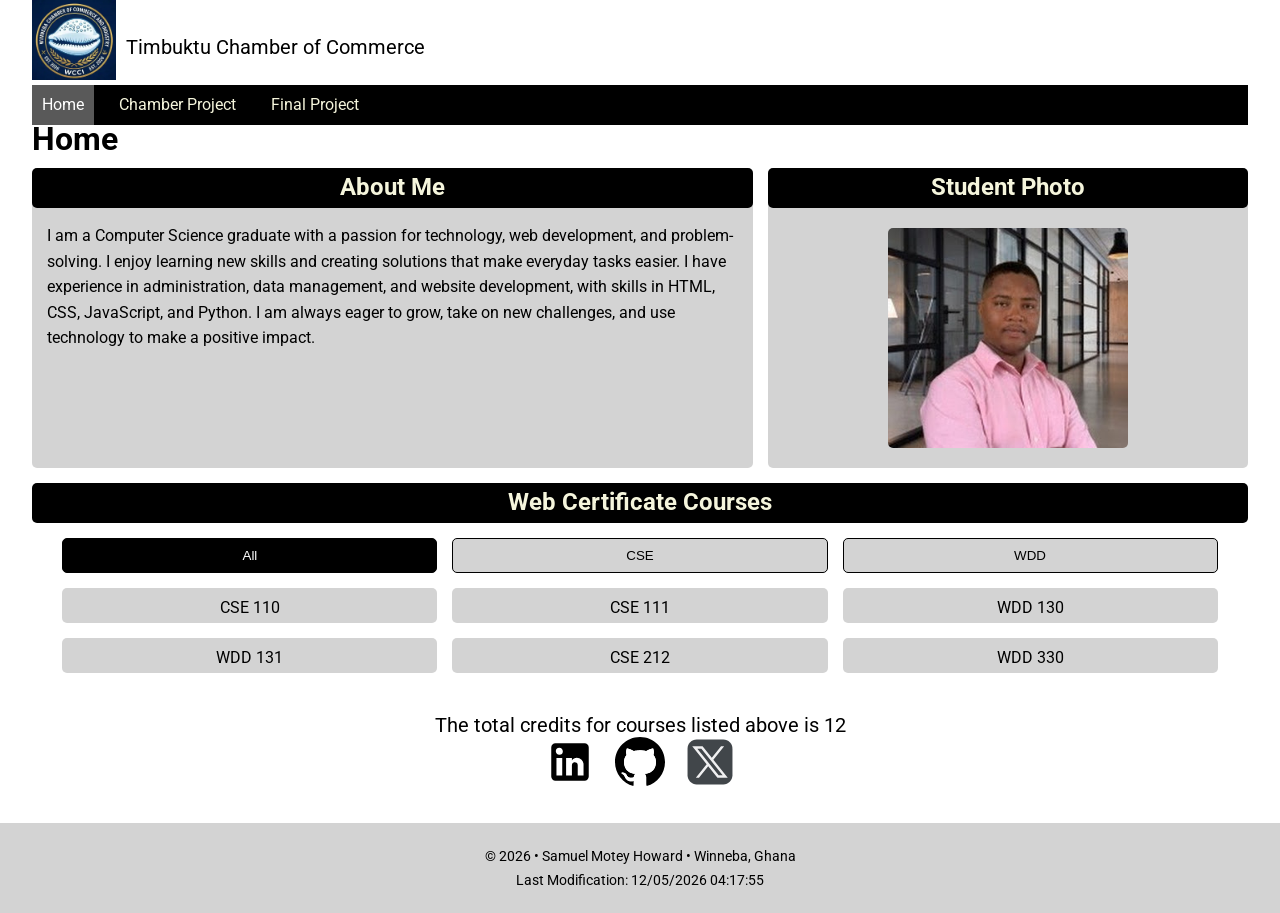
<file: index.html>
<!DOCTYPE html>
<html lang="en">

<head>
    <meta charset="UTF-8">
    <meta name="viewport" content="width=device-width, initial-scale=1.0">

    <title>Timbuktu Chamber of Commerce</title>
    <meta name="description"
        content="Explore the Timbuktu Chamber of Commerce website to discover business opportunities, community initiatives, and ways to connect with local businesses.">
    <meta name="author" content="Samuel Motey Howard">

    <!-- Google Fonts -->
    <link rel="preconnect" href="https://fonts.googleapis.com">
    <link rel="preconnect" href="https://fonts.gstatic.com" crossorigin>
    <link href="https://fonts.googleapis.com/css2?family=Roboto:wght@400;500;700&display=swap" rel="stylesheet">

    <!-- CSS -->
    <link rel="stylesheet" href="styles/index.css">
    <link rel="stylesheet" href="styles/indexmobile.css">

    <link rel="icon" href="images/wcci.ico">

    <!-- JavaScript -->
    <script src="scripts/index.js" defer></script>
</head>

<body>

    <header>
        <nav>
            <div class="nav-header">
                <div class="logo">
                    <img src="images/wcci.webp" alt="Timbuktu Chamber of Commerce logo">
                    <p>Timbuktu Chamber of Commerce</p>
                </div>

                <button class="menu-toggle" id="menu-toggle" aria-label="Open navigation menu" aria-expanded="false">
                    <span></span>
                    <span></span>
                    <span></span>
                </button>
            </div>

            <div class="directory" id="directory">
                <ul>
                    <li><a href="index.html" class="nav-link active">Home</a></li>
                    <li><a href="#" class="nav-link">Chamber Project</a></li>
                    <li><a href="#" class="nav-link">Final Project</a></li>
                </ul>
            </div>
        </nav>
    </header>

    <main>
        <div class="container">
            <h1>Home</h1>

            <div class="box-container">

                <section class="box">
                    <div class="box-title">
                        <h2>About Me</h2>
                    </div>
                    <p>I am a Computer Science graduate with a passion for technology, web development, and
                        problem-solving. I enjoy learning new skills and creating solutions that make everyday tasks
                        easier. I have experience in administration, data management, and website development, with
                        skills in HTML, CSS, JavaScript, and Python. I am always eager to grow, take on new challenges,
                        and use technology to make a positive impact.</p>
                </section>

                <section class="box">
                    <div class="box-title">
                        <h2>Student Photo</h2>
                    </div>
                    <div class="student-image">
                        <img src="images/unnamed.jpg" alt="Portrait of Samuel Motey Howard">
                    </div>
                </section>

                <section class="box box3">
                    <div class="box-title">
                        <h2>Web Certificate Courses</h2>
                    </div>

                    <div class="course-container">
                        <div class="course-button">
                            <button class="filter-btn active" data-filter="all">All</button>
                            <button class="filter-btn" data-filter="CSE">CSE</button>
                            <button class="filter-btn" data-filter="WDD">WDD</button>
                        </div>

                        <div class="course">
                            <div class="course-item" data-category="CSE">
                                <p>CSE 110</p>
                            </div>
                            <div class="course-item" data-category="CSE">
                                <p>CSE 111</p>
                            </div>
                            <div class="course-item" data-category="WDD">
                                <p>WDD 130</p>
                            </div>
                            <div class="course-item" data-category="WDD">
                                <p>WDD 131</p>
                            </div>
                            <div class="course-item" data-category="CSE">
                                <p>CSE 212</p>
                            </div>
                            <div class="course-item" data-category="WDD">
                                <p>WDD 330</p>
                            </div>
                        </div>
                    </div>
                </section>

            </div>

            <div class="links-container">
                <div class="link-div">
                    <p>The total credits for courses listed above is 12</p>

                    <div class="social-media">
                        <a href="https://www.linkedin.com/" target="_blank" rel="noopener noreferrer">
                            <img src="images/linkedin.svg" alt="LinkedIn">
                        </a>
                        <a href="https://github.com/samCodeIthub" target="_blank" rel="noopener noreferrer">
                            <img src="images/github.svg" alt="GitHub">
                        </a>
                        <a href="https://x.com/h31136" target="_blank" rel="noopener noreferrer">
                            <img src="images/twitter.svg" alt="X">
                        </a>
                    </div>
                </div>
            </div>

        </div>
    </main>

    <footer>
        <section>
            <p>© <span id="current-year"></span> • Samuel Motey Howard • Winneba, Ghana</p>
            <p>Last Modification: <span id="last-modified"></span></p>
        </section>
    </footer>

</body>

</html>
</file>
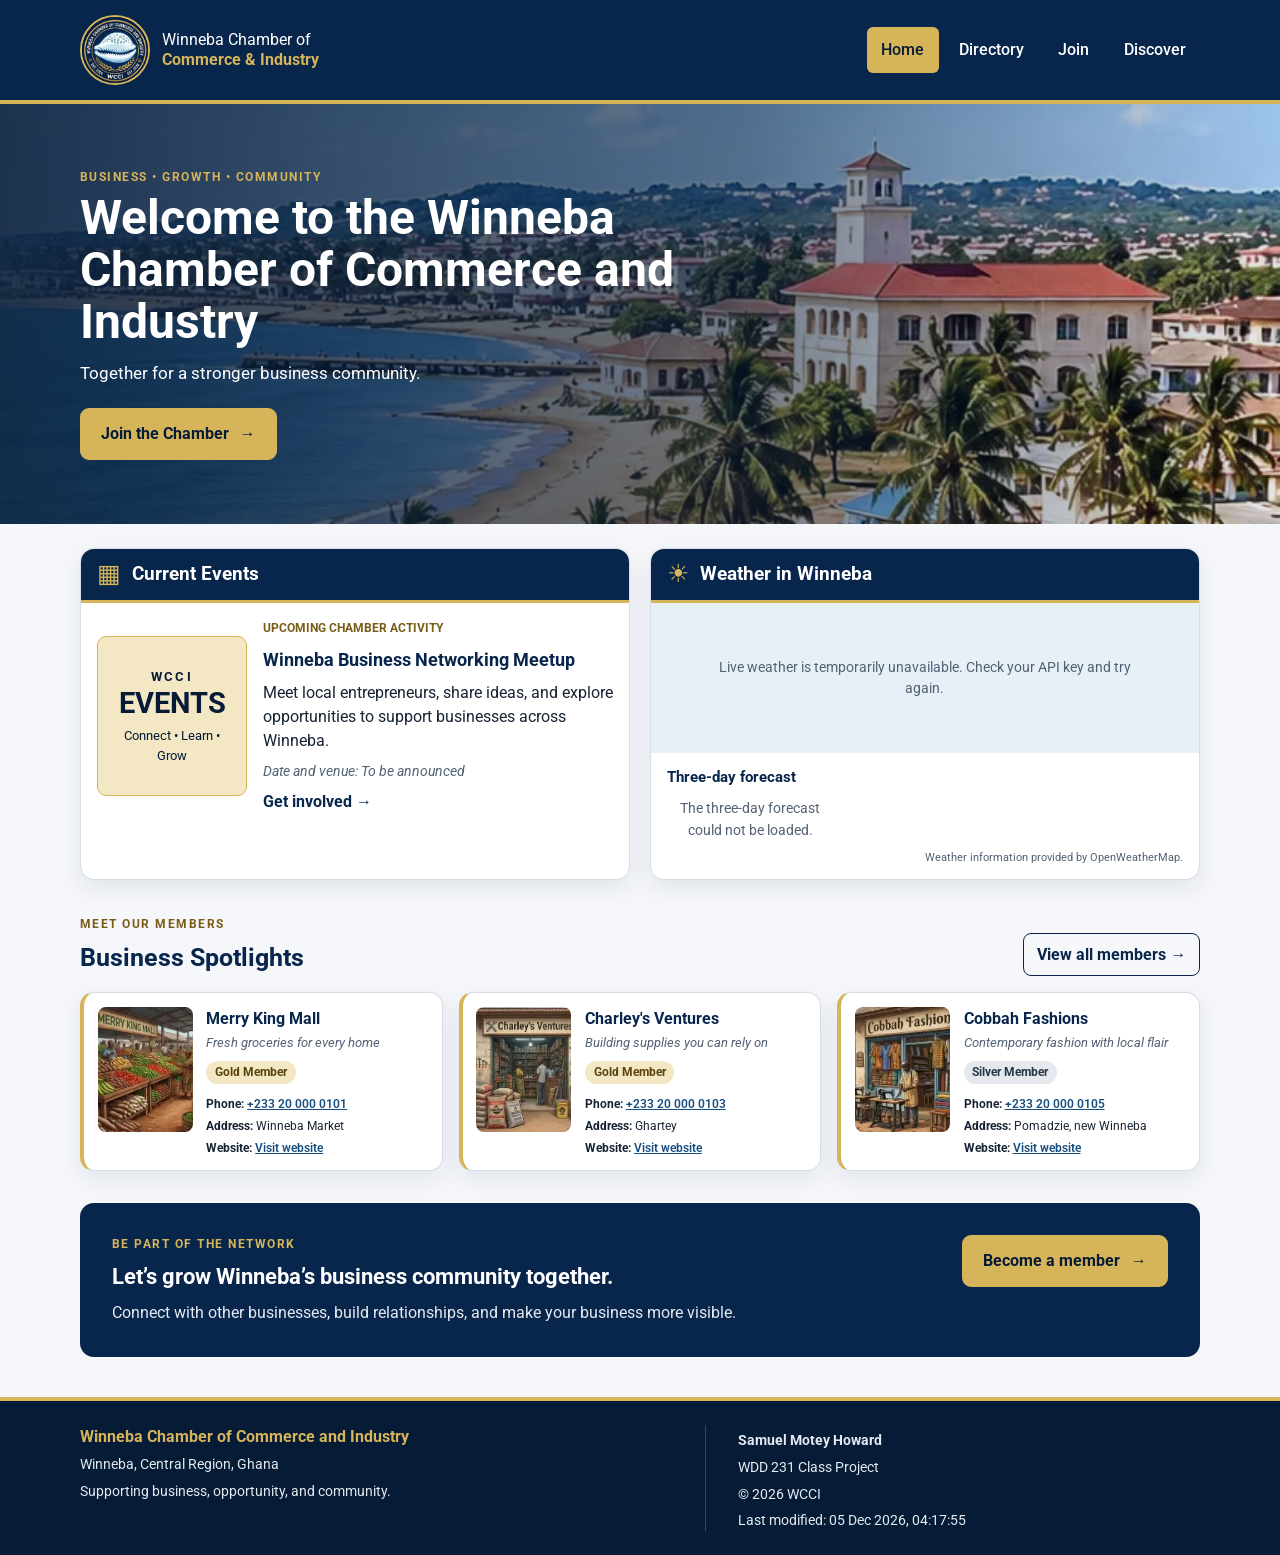
<file: chamber/index.html>
<!DOCTYPE html>
<html lang="en">
<head>
  <meta charset="UTF-8">
  <meta name="viewport" content="width=device-width, initial-scale=1.0">
  <meta name="description" content="Connect with Winneba businesses, explore chamber events, check local weather, and discover opportunities to grow with WCCI.">
  <meta name="author" content="Samuel Motey Howard">
  <meta name="theme-color" content="#08264b">

  <meta property="og:title" content="Winneba Chamber of Commerce and Industry | Home">
  <meta property="og:description" content="Discover local businesses, chamber events, and opportunities to grow with Winneba's business community.">
  <meta property="og:type" content="website">
  <meta property="og:url" content="https://samcodeithub.github.io/wdd231/chamber/index.html">
  <meta property="og:image" content="https://samcodeithub.github.io/wdd231/chamber/images/wcci.webp">
  <meta property="og:image:alt" content="Winneba Chamber of Commerce and Industry logo">

  <title>Home | Winneba Chamber of Commerce and Industry</title>
  <link rel="icon" href="images/wcci.webp" type="image/webp">
  <link rel="preconnect" href="https://fonts.googleapis.com">
  <link rel="preconnect" href="https://fonts.gstatic.com" crossorigin>
  <link href="https://fonts.googleapis.com/css2?family=Roboto:wght@400;500;600;700&display=swap" rel="stylesheet">
  <link rel="stylesheet" href="styles/normalize.css">
  <link rel="stylesheet" href="styles/small.css">
  <link rel="stylesheet" href="styles/larger.css">
  <script src="scripts/config.js" defer></script>
  <script src="scripts/home.js" defer></script>
</head>
<body>
  <a class="skip-link" href="#main-content">Skip to main content</a>

  <header class="site-header">
    <div class="header-inner">
      <a class="brand" href="index.html" aria-label="Winneba Chamber of Commerce and Industry home">
        <img src="images/wcci.webp" alt="Winneba Chamber of Commerce and Industry logo">
        <span>Winneba Chamber of<br><strong>Commerce &amp; Industry</strong></span>
      </a>

      <button class="menu-toggle" id="menu-toggle" type="button" aria-label="Open navigation menu" aria-expanded="false" aria-controls="primary-nav">
        <span></span><span></span><span></span>
      </button>

      <nav class="primary-nav" id="primary-nav" aria-label="Main navigation">
        <ul>
          <li><a href="index.html" class="active" aria-current="page">Home</a></li>
          <li><a href="directory.html">Directory</a></li>
          <li><a href="join.html">Join</a></li>
          <li><a href="discover.html">Discover</a></li>
        </ul>
      </nav>
    </div>
  </header>

  <main id="main-content" class="home-main">
    <section class="hero" aria-labelledby="hero-title">
      <img class="hero-image" src="images/hero-large.webp" srcset="images/hero-small.webp 560w, images/hero-large.webp 881w" sizes="100vw" width="881" height="283" alt="Winneba coastline with palm trees, beach, and town buildings" fetchpriority="high">
      <div class="hero-shade"></div>
      <div class="hero-content">
        <p class="eyebrow hero-eyebrow">Business • Growth • Community</p>
        <h1 id="hero-title">Welcome to the Winneba Chamber of Commerce and Industry</h1>
        <p>Together for a stronger business community.</p>
        <a class="cta-button" href="join.html">Join the Chamber <span aria-hidden="true">→</span></a>
      </div>
    </section>

    <div class="home-content">
      <div class="home-feature-grid">
        <section class="home-panel events-panel" aria-labelledby="events-title">
          <div class="panel-heading">
            <span class="panel-icon" aria-hidden="true">▦</span>
            <h2 id="events-title">Current Events</h2>
          </div>
          <div class="event-content">
            <div class="event-date" role="group" aria-label="Chamber event announcement">
              <span>WCCI</span>
              <strong>EVENTS</strong>
              <small>Connect • Learn • Grow</small>
            </div>
            <div class="event-copy">
              <p class="event-kicker">Upcoming chamber activity</p>
              <h3>Winneba Business Networking Meetup</h3>
              <p>Meet local entrepreneurs, share ideas, and explore opportunities to support businesses across Winneba.</p>
              <p class="event-note">Date and venue: To be announced</p>
              <a class="text-link" href="join.html">Get involved <span aria-hidden="true">→</span></a>
            </div>
          </div>
        </section>

        <section class="home-panel weather-panel" aria-labelledby="weather-title">
          <div class="panel-heading">
            <span class="panel-icon" aria-hidden="true">☀</span>
            <h2 id="weather-title">Weather in Winneba</h2>
          </div>
          <div id="weather-current" class="weather-current" aria-live="polite">
            <p class="loading-message">Loading current weather...</p>
          </div>
          <div class="forecast-wrap">
            <h3>Three-day forecast</h3>
            <div id="weather-forecast" class="weather-forecast" aria-live="polite">
              <p class="loading-message">Loading forecast...</p>
            </div>
          </div>
          <p id="weather-attribution" class="weather-attribution">Weather information provided by OpenWeatherMap.</p>
        </section>
      </div>

      <section class="spotlights-section" aria-labelledby="spotlights-title">
        <div class="section-heading-row">
          <div>
            <p class="eyebrow">Meet our members</p>
            <h2 id="spotlights-title">Business Spotlights</h2>
          </div>
          <a class="outline-link" href="directory.html">View all members <span aria-hidden="true">→</span></a>
        </div>
        <div id="spotlight-list" class="spotlight-grid" aria-live="polite">
          <p class="loading-message">Loading featured chamber members...</p>
        </div>
      </section>

      <section class="join-banner" aria-labelledby="join-banner-title">
        <div>
          <p class="eyebrow">Be part of the network</p>
          <h2 id="join-banner-title">Let’s grow Winneba’s business community together.</h2>
          <p>Connect with other businesses, build relationships, and make your business more visible.</p>
        </div>
        <a class="cta-button cta-button-light" href="join.html">Become a member <span aria-hidden="true">→</span></a>
      </section>
    </div>
  </main>

  <footer class="site-footer">
    <div class="footer-inner">
      <div class="footer-contact">
        <a class="footer-brand" href="index.html">Winneba Chamber of Commerce and Industry</a>
        <p>Winneba, Central Region, Ghana</p>
        <p>Supporting business, opportunity, and community.</p>
      </div>
      <div class="footer-course">
        <p><strong>Samuel Motey Howard</strong></p>
        <p>WDD 231 Class Project</p>
        <p>© <span id="current-year"></span> WCCI</p>
        <p>Last modified: <span id="last-modified"></span></p>
      </div>
    </div>
  </footer>
</body>
</html>
</file>
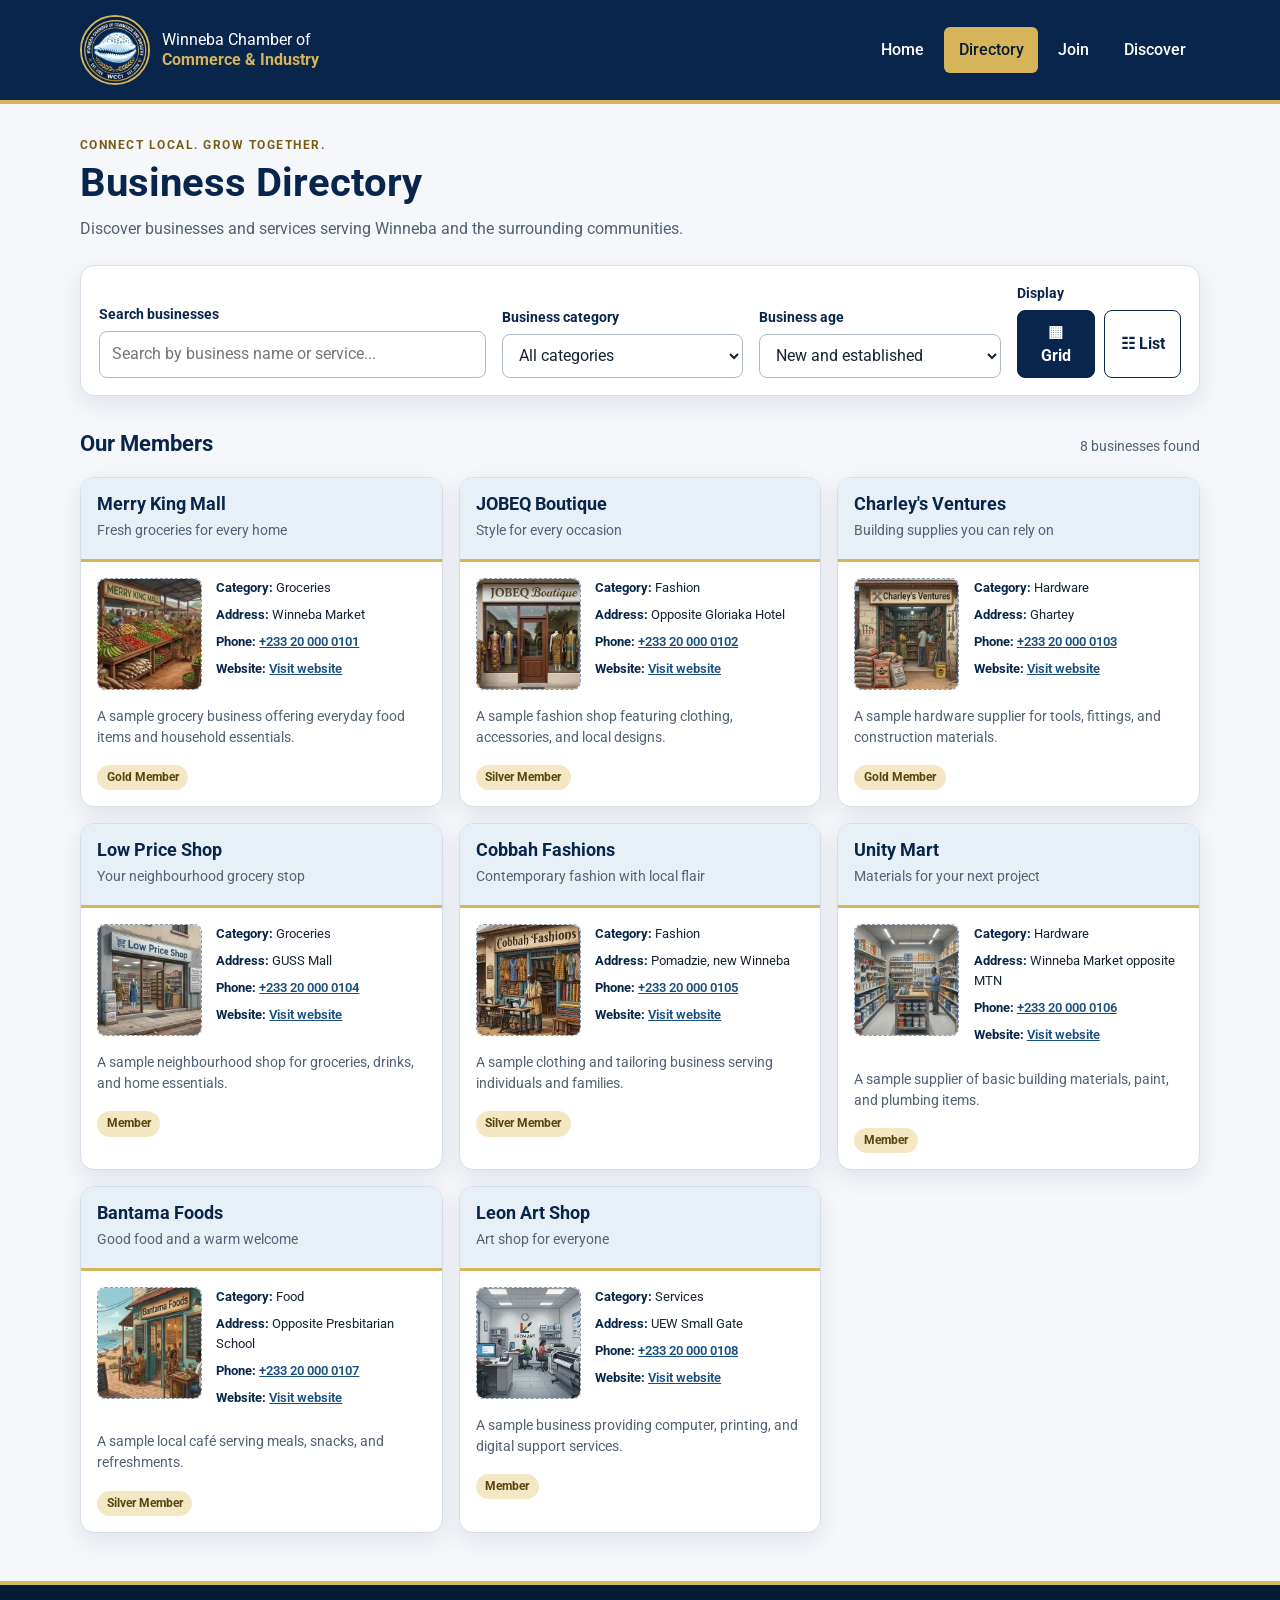
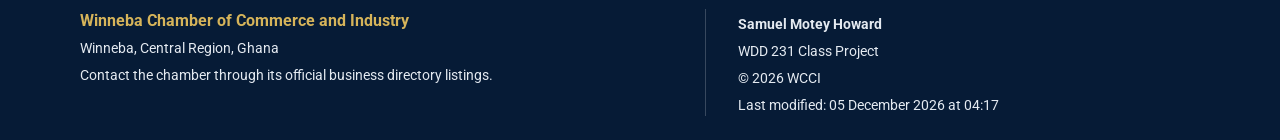
<file: chamber/directory.html>
<!DOCTYPE html>
<html lang="en">
<head>
  <meta charset="UTF-8">
  <meta name="viewport" content="width=device-width, initial-scale=1.0">
  <meta name="description" content="Explore Winneba businesses, including grocery stores, fashion shops, hardware stores, and local services.">
  <meta name="author" content="Samuel Motey Howard">
  <meta name="theme-color" content="#08264b">

  <meta property="og:title" content="Winneba Chamber of Commerce and Industry Business Directory">
  <meta property="og:description" content="Discover and connect with businesses in Winneba, Ghana through the Winneba Chamber of Commerce and Industry directory.">
  <meta property="og:type" content="website">
  <meta property="og:url" content="https://samcodeithub.github.io/wdd231/chamber/directory.html">
  <meta property="og:image" content="https://samcodeithub.github.io/wdd231/chamber/images/wcci.webp">
  <meta property="og:image:alt" content="Winneba Chamber of Commerce and Industry logo">

  <title>Business Directory | Winneba Chamber of Commerce and Industry</title>
  <link rel="icon" href="images/wcci.webp" type="image/webp">
  <link rel="preconnect" href="https://fonts.googleapis.com">
  <link rel="preconnect" href="https://fonts.gstatic.com" crossorigin>
  <link href="https://fonts.googleapis.com/css2?family=Roboto:wght@400;500;600;700&display=swap" rel="stylesheet">
  <link rel="stylesheet" href="styles/normalize.css">
  <link rel="stylesheet" href="styles/small.css">
  <link rel="stylesheet" href="styles/larger.css">
  <script src="scripts/directory.js" defer></script>
</head>
<body>
  <a class="skip-link" href="#main-content">Skip to main content</a>

  <header class="site-header">
    <div class="header-inner">
      <a class="brand" href="index.html" aria-label="Winneba Chamber of Commerce and Industry home">
        <img src="images/wcci.webp" alt="Winneba Chamber of Commerce and Industry logo">
        <span>Winneba Chamber of<br><strong>Commerce &amp; Industry</strong></span>
      </a>

      <button class="menu-toggle" id="menu-toggle" type="button" aria-label="Open navigation menu" aria-expanded="false" aria-controls="primary-nav">
        <span></span><span></span><span></span>
      </button>

      <nav class="primary-nav" id="primary-nav" aria-label="Main navigation">
        <ul>
          <li><a href="index.html">Home</a></li>
          <li><a href="directory.html" class="active" aria-current="page">Directory</a></li>
          <li><a href="join.html">Join</a></li>
          <li><a href="discover.html">Discover</a></li>
        </ul>
      </nav>
    </div>
  </header>

  <main id="main-content" class="page-main">
    <section class="page-heading" aria-labelledby="page-title">
      <p class="eyebrow">Connect local. Grow together.</p>
      <h1 id="page-title">Business Directory</h1>
      <p class="page-intro">Discover businesses and services serving Winneba and the surrounding communities.</p>
    </section>

    <section class="directory-tools" aria-label="Business directory filters">
      <div class="search-control">
        <label for="business-search">Search businesses</label>
        <input type="search" id="business-search" placeholder="Search by business name or service...">
      </div>

      <div class="filter-control">
        <label for="category-filter">Business category</label>
        <select id="category-filter">
          <option value="all">All categories</option>
          <option value="Groceries">Groceries</option>
          <option value="Fashion">Fashion</option>
          <option value="Hardware">Hardware</option>
          <option value="Food">Food &amp; Restaurants</option>
          <option value="Services">Professional Services</option>
        </select>
      </div>

      <div class="filter-control">
        <label for="age-filter">Business age</label>
        <select id="age-filter">
          <option value="all">New and established</option>
          <option value="new">New businesses</option>
          <option value="established">Established businesses</option>
        </select>
      </div>

      <div class="view-control" role="group" aria-label="Choose directory layout">
        <span class="control-label">Display</span>
        <div class="view-buttons">
          <button type="button" id="grid-view" class="view-button active" aria-pressed="true">
            <span aria-hidden="true">▦</span> Grid
          </button>
          <button type="button" id="list-view" class="view-button" aria-pressed="false">
            <span aria-hidden="true">☷</span> List
          </button>
        </div>
      </div>
    </section>

    <div class="results-heading">
      <h2>Our Members</h2>
      <p id="results-count" aria-live="polite">Loading businesses...</p>
    </div>

    <section id="business-list" class="business-list grid-view" aria-label="Chamber member businesses">
      <p class="loading-message">Loading member businesses...</p>
    </section>
  </main>

  <footer class="site-footer">
    <div class="footer-inner">
      <div class="footer-contact">
        <a class="footer-brand" href="index.html">Winneba Chamber of Commerce and Industry</a>
        <p>Winneba, Central Region, Ghana</p>
        <p>Contact the chamber through its official business directory listings.</p>
      </div>
      <div class="footer-course">
        <p><strong>Samuel Motey Howard</strong></p>
        <p>WDD 231 Class Project</p>
        <p>© <span id="current-year"></span> WCCI</p>
        <p>Last modified: <span id="last-modified"></span></p>
      </div>
    </div>
  </footer>
</body>
</html>
</file>
<file: styles/index.css>
/* GENERAL STYLING */

* {
    padding: 0;
    margin: 0;
    box-sizing: border-box;
}

body {
    font-family: 'Roboto', sans-serif;
}


/* HEADER AND NAVIGATION */

header {
    height: 120px;
    display: flex;
    justify-content: center;
}

nav {
    width: 95%;
    height: 100%;
    display: flex;
    flex-direction: column;
}

.nav-header {
    height: 80px;
}

header .logo {
    display: flex;
    flex-direction: row;
    font-size: 20px;
}

header .logo p {
    margin-top: 35px;
    margin-left: 10px;
}

header .logo img {
    height: 80px;
}

/* Hide hamburger on desktop */

.menu-toggle {
    display: none;
}

/* Navigation links */

header .directory {
    display: flex;
    flex-direction: row;
    margin-top: 5px;
    height: 40px;
    background-color: black;
}

.directory ul {
    display: flex;
    flex-direction: row;
    gap: 15px;
    list-style: none;
}

.directory ul li {
    height: 40px;
}

.directory ul li a {
    display: block;
    text-decoration: none;
    color: beige;
    padding: 10px;
    height: 40px;
}

.nav-link:hover {
    text-decoration: underline;
}

.nav-link.active {
    background-color: #595959;
    color: white;
}


/* MAIN CONTENT */

main {
    width: 100%;
    display: flex;
    justify-content: center;
}

.container {
    width: 95%;
}

.container h1 {
    margin-bottom: 10px;
}


/* CONTENT BOXES */

.box-container {
    display: grid;
    grid-template-columns: 1.5fr 1fr;
    gap: 15px;
}

.box {
    border-radius: 5px;
    height: 300px;
    background-color: lightgray;
}

.box3 {
    grid-column: 1 / 3;
    background-color: white;
    height: 230px;
}

.box .box-title {
    height: 40px;
    display: flex;
    justify-content: center;
    background-color: black;
    color: beige;
    border-radius: 5px;
}

.box-title h2 {
    margin-top: 5px;
}

.box>p {
    padding: 15px;
    line-height: 1.6;
    margin: 0;
}


/* STUDENT PHOTO */

.student-image {
    width: 100%;
    height: 220px;
    display: flex;
    justify-content: center;
    margin-top: 20px;
}

.student-image img {
    width: 50%;
    height: 100%;
    border-radius: 5px;
    object-fit: cover;
}


/* WEB CERTIFICATE COURSES */

.course-container {
    width: 95%;
    margin: 0 auto;
}

.course-button {
    display: grid;
    grid-template-columns: repeat(3, 1fr);
    gap: 15px;
    height: 35px;
    margin-top: 15px;
}

.course-button button {
    background-color: lightgray;
    border-radius: 5px;
    border: 1px solid black;
    cursor: pointer;
}

.course-button button:hover {
    background-color: gray;
    color: white;
}

.course-button button.active {
    background-color: black;
    color: white;
}

.course {
    display: grid;
    grid-template-columns: repeat(3, 1fr);
    gap: 15px;
    margin-top: 15px;
}

.course-item {
    border: none;
    border-radius: 5px;
    height: 35px;
    display: flex;
    justify-content: center;
    background-color: lightgray;
}

.course-item p {
    margin-top: 10px;
}


/* SOCIAL MEDIA AND CREDITS */

.links-container {
    width: 100%;
    height: 110px;
    display: flex;
    flex-direction: column;
    justify-content: center;
}

.link-div {
    width: 60%;
    height: 100%;
    margin: 0 auto;
}

.link-div p {
    text-align: center;
    font-size: 20px;
}


.social-media {
    display: flex;
    justify-content: center;
    align-items: center;
    gap: 20px;
}

.social-media img {
    width: 50px;
    height: 50px;
    object-fit: contain;
}


/* FOOTER */

footer {
    background-color: lightgray;
    width: 100%;
    height: 90px;
    display: flex;
    justify-content: center;
    align-items: center;
    text-align: center;
}

footer section {
    width: 95%;
    height: 100%;
    display: flex;
    flex-direction: column;
    justify-content: center;
    gap: 8px;
}

footer p {
    font-size: 14px;
}
</file>
<file: styles/indexmobile.css>
@media screen and (max-width: 768px) {

    /* HEADER AND NAVIGATION */

    header {
        height: auto;
        min-height: 80px;
    }

    nav {
        width: 95%;
        height: auto;
    }

    .nav-header {
        display: flex;
        justify-content: space-between;
        align-items: center;
        min-height: 80px;
    }

    header .logo {
        font-size: 16px;
        align-items: center;
    }

    header .logo p {
        margin: 0 0 0 10px;
    }

    header .logo img {
        height: 60px;
    }

    /* Hamburger button */

    .menu-toggle {
        display: flex;
        flex-direction: column;
        gap: 6px;
        background: none;
        border: none;
        cursor: pointer;
        width: 35px;
        padding: 5px;
    }

    .menu-toggle span {
        width: 25px;
        height: 3px;
        background-color: black;
        border-radius: 5px;
        transition: 0.3s;
    }

    /* Navigation menu */

    header .directory {
        display: none;
        width: 100%;
        height: auto;
        margin-top: 0;
    }

    header .directory.show {
        display: flex;
    }

    .directory ul {
        flex-direction: column;
        width: 100%;
        gap: 0;
    }

    .directory ul li {
        width: 100%;
        height: auto;
    }

    .directory ul li a {
        width: 100%;
        text-align: center;
    }

    /* Hamburger changes to X */

    .menu-toggle.open span:nth-child(1) {
        transform: translateY(9px) rotate(45deg);
    }

    .menu-toggle.open span:nth-child(2) {
        opacity: 0;
    }

    .menu-toggle.open span:nth-child(3) {
        transform: translateY(-9px) rotate(-45deg);
    }


    /* MAIN CONTENT */

    main {
        width: 100%;
    }

    .container {
        width: 95%;
    }

    /* Stack the boxes vertically */

    /* .box-container {
        display: grid;
        grid-template-columns: 1fr;
        gap: 15px;
    } */

    .box-container {
        grid-template-columns: 1fr;
        gap: 15px;
    }

    .box {
        width: 100%;
        height: auto;
        min-height: 250px;
    }

    /* ABOUT ME */

    .box:first-child {
        min-height: 250px;
    }

    .box>p {
        padding: 12px;
        margin: 0;
        line-height: 1.5;
        font-size: 15px;
    }

    /* STUDENT PHOTO */

    .student-image {
        width: 100%;
        height: 220px;
        margin: 15px 0;
    }

    .student-image img {
        width: 75%;
        max-width: 210px;
        height: 100%;
        object-fit: cover;
        border-radius: 5px;
    }

    /* WEB CERTIFICATE COURSES */

    .box3 {
        grid-column: 1;
        width: 100%;
        height: auto;
        padding-bottom: 15px;
    }

    .course-container {
        width: 95%;
        height: auto;
    }

    .course-button {
        grid-template-columns: 1fr 1fr 1fr;
        gap: 10px;
        height: 35px;
    }

    .course-button button {
        border-radius: 8px;
        font-weight: bold;
    }

    /* Display courses vertically */

    .course {
        display: grid;
        grid-template-columns: 1fr;
        gap: 8px;
    }

    .course-item {
        width: 100%;
        height: 30px;
        align-items: center;
    }

    .course-item p {
        margin-top: 0;
        font-size: 13px;
    }

    /* TOTAL CREDITS AND SOCIAL MEDIA */

    .links-container {
        width: 100%;
        height: auto;
        margin-top: 10px;
        margin-bottom: 10px;
    }

    .link-div {
        width: 100%;
        height: auto;
    }

    .link-div p {
        font-size: 14px;
        margin-bottom: 10px;
    }

    .social-media {
        display: flex;
        justify-content: center;
        align-items: center;
        gap: 15px;
    }

    .social-media img {
        width: 45px;
        height: 45px;
    }

    /* FOOTER */

    footer {
        width: 100%;
        height: 75px;
        margin-top: 10px;
    }

    footer section {
        width: 100%;
        gap: 6px;
    }

    footer p {
        font-size: 12px;
    }

}
</file>
<file: chamber/styles/small.css>
:root {
  --primary-color: #08264b;
  --primary-dark: #061b36;
  --secondary-color: #d6b45a;
  --secondary-light: #f3e7c4;
  --background-color: #f5f7fa;
  --surface-color: #ffffff;
  --text-color: #172333;
  --muted-text: #526174;
  --border-color: #d7dee7;
  --soft-blue: #e8f0f7;
  --shadow: 0 8px 24px rgba(8, 38, 75, 0.09);
  --radius: 14px;
}

body {
  min-width: 320px;
  background: var(--background-color);
  color: var(--text-color);
  font-family: "Roboto", Arial, sans-serif;
  line-height: 1.5;
}

.skip-link {
  position: absolute;
  top: -100px;
  left: 1rem;
  z-index: 1000;
  padding: 0.7rem 1rem;
  background: var(--secondary-color);
  color: var(--primary-dark);
  font-weight: 700;
}

.skip-link:focus { top: 1rem; }

.site-header {
  background: var(--primary-color);
  color: #fff;
  border-bottom: 4px solid var(--secondary-color);
}

.header-inner {
  width: min(1120px, 92%);
  min-height: 82px;
  margin: 0 auto;
  display: flex;
  align-items: center;
  justify-content: space-between;
  gap: 1rem;
}

.brand {
  display: flex;
  align-items: center;
  gap: 0.75rem;
  color: #fff;
  text-decoration: none;
  font-size: 0.9rem;
  line-height: 1.25;
}

.brand img {
  width: 58px;
  height: 58px;
  border-radius: 50%;
  object-fit: cover;
  border: 2px solid var(--secondary-color);
}

.brand strong { color: var(--secondary-color); }

.menu-toggle {
  width: 44px;
  height: 42px;
  display: flex;
  flex-direction: column;
  justify-content: center;
  align-items: center;
  gap: 5px;
  border: 1px solid rgba(255,255,255,0.45);
  border-radius: 8px;
  background: #ffffff00;
  cursor: pointer;
}

.menu-toggle span {
  width: 22px;
  height: 2px;
  background: #fff;
  transition: transform 0.2s ease, opacity 0.2s ease;
}

.menu-toggle.open span:first-child { transform: translateY(7px) rotate(45deg); }
.menu-toggle.open span:nth-child(2) { opacity: 0; }
.menu-toggle.open span:last-child { transform: translateY(-7px) rotate(-45deg); }

.primary-nav { display: none; width: 100%; }
.primary-nav.open { display: block; }

.header-inner:has(.primary-nav.open) {
  flex-wrap: wrap;
  padding: 0.7rem 0;
}

.primary-nav ul {
  display: flex;
  flex-direction: column;
  width: 100%;
}

.primary-nav a {
  display: block;
  padding: 0.85rem 1rem;
  color: #fff;
  text-decoration: none;
  border-radius: 6px;
  font-weight: 500;
}

.primary-nav a:hover,
.primary-nav a:focus-visible,
.primary-nav a.active {
  background: var(--secondary-color);
  color: var(--primary-dark);
}

.page-main {
  width: min(1120px, 92%);
  min-height: 65vh;
  margin: 0 auto;
  padding: 2rem 0 3rem;
}

.page-heading { margin-bottom: 1.5rem; }
.eyebrow {
  margin-bottom: 0.35rem;
  color: #795d17;
  font-size: 0.78rem;
  font-weight: 700;
  letter-spacing: 0.12em;
  text-transform: uppercase;
}

h1 {
  color: var(--primary-color);
  font-size: clamp(1.8rem, 6vw, 2.5rem);
  line-height: 1.15;
}

.page-intro {
  max-width: 650px;
  margin-top: 0.65rem;
  color: var(--muted-text);
}

.directory-tools {
  display: grid;
  grid-template-columns: 1fr;
  gap: 1rem;
  padding: 1.1rem;
  background: var(--surface-color);
  border: 1px solid var(--border-color);
  border-radius: var(--radius);
  box-shadow: var(--shadow);
}

.search-control,
.filter-control,
.view-control {
  display: flex;
  flex-direction: column;
  gap: 0.4rem;
}

.search-control label,
.filter-control label,
.control-label {
  color: var(--primary-color);
  font-size: 0.85rem;
  font-weight: 700;
}

input,
select {
  width: 100%;
  min-height: 44px;
  padding: 0.65rem 0.75rem;
  border: 1px solid #aeb9c7;
  border-radius: 8px;
  background: #fff;
  color: var(--text-color);
}

input:focus,
select:focus,
button:focus-visible,
a:focus-visible {
  outline: 3px solid var(--secondary-color);
  outline-offset: 2px;
}

.view-buttons { display: flex; gap: 0.6rem; }
.view-button {
  flex: 1;
  min-height: 44px;
  padding: 0.55rem 0.9rem;
  border: 1px solid var(--primary-color);
  border-radius: 8px;
  background: #fff;
  color: var(--primary-color);
  font-weight: 700;
  cursor: pointer;
}

.view-button.active,
.view-button:hover {
  background: var(--primary-color);
  color: #fff;
}

.results-heading {
  display: flex;
  flex-direction: column;
  gap: 0.2rem;
  margin: 2rem 0 1rem;
}

.results-heading h2 {
  color: var(--primary-color);
  font-size: 1.35rem;
}

.results-heading p {
  color: var(--muted-text);
  font-size: 0.9rem;
}

.business-list {
  display: grid;
  grid-template-columns: 1fr;
  gap: 1rem;
}

.business-card {
  overflow: hidden;
  background: var(--surface-color);
  border: 1px solid var(--border-color);
  border-radius: var(--radius);
  box-shadow: var(--shadow);
  transition: transform 0.2s ease, box-shadow 0.2s ease;
}

.business-card:hover {
  transform: translateY(-3px);
  box-shadow: 0 12px 28px rgba(8, 38, 75, 0.14);
}

.business-card-header {
  min-height: 84px;
  padding: 1rem 1rem 0.85rem;
  background: var(--soft-blue);
  border-bottom: 3px solid var(--secondary-color);
}

.business-card h3 {
  color: var(--primary-color);
  font-size: 1.1rem;
  line-height: 1.25;
}

.business-tagline {
  margin-top: 0.25rem;
  color: var(--muted-text);
  font-size: 0.85rem;
}

.business-card-content {
  display: grid;
  grid-template-columns: 112px minmax(0, 1fr);
  gap: 0.9rem;
  padding: 1rem;
  align-items: start;
}

.business-image-placeholder {
  height: 112px;
  min-height: 112px;
  display: grid;
  place-items: center;
  overflow: hidden;
  padding: 0;
  border: 1px dashed #8b9bad;
  border-radius: 8px;
  background: #edf1f5;
  color: #526174;
  text-align: center;
  font-size: 0.75rem;
}

.business-image-placeholder span {
  display: block;
  font-size: 1.8rem;
  color: var(--primary-color);
}

.business-details p {
  margin-bottom: 0.45rem;
  overflow-wrap: anywhere;
  font-size: 0.83rem;
}

.business-details strong { color: var(--primary-color); }
.business-details a { color: #174f80; font-weight: 600; }

.business-description {
  padding: 0 1rem 1rem;
  color: var(--muted-text);
  font-size: 0.88rem;
}

.member-badge {
  display: inline-block;
  margin: 0 1rem 1rem;
  padding: 0.25rem 0.6rem;
  border-radius: 999px;
  background: var(--secondary-light);
  color: #59430e;
  font-size: 0.72rem;
  font-weight: 700;
}

.no-results,
.loading-message,
.error-message {
  grid-column: 1 / -1;
  padding: 2rem 1rem;
  border: 1px dashed #9aa9b9;
  border-radius: var(--radius);
  color: var(--muted-text);
  text-align: center;
}

.site-footer {
  background: var(--primary-dark);
  color: #fff;
  border-top: 4px solid var(--secondary-color);
}

.footer-inner {
  width: min(1120px, 92%);
  margin: 0 auto;
  padding: 1.5rem 0;
  display: grid;
  grid-template-columns: 1fr;
  gap: 1.25rem;
}

.footer-contact p,
.footer-course p {
  margin-top: 0.35rem;
  color: #e4eaf1;
  font-size: 0.88rem;
}

.footer-brand {
  color: var(--secondary-color);
  font-weight: 700;
  text-decoration: none;
}

.footer-course { border-top: 1px solid rgba(255,255,255,0.2); padding-top: 1rem; }

/* List view: one member per row */
.business-list.list-view { grid-template-columns: 1fr; }
.business-list.list-view .business-card {
  display: grid;
  grid-template-columns: 1fr;
}
.business-list.list-view .business-card-header { min-height: auto; }
.business-list.list-view .business-card-content {
  grid-template-columns: 1fr;
}
.business-list.list-view .business-image-placeholder {
  display: none;
}
.business-list.list-view .business-description {
  padding-top: 0;
}

/* Business photos loaded from members.json */
.business-image {
  display: block;
  width: 100%;
  height: 100%;
  min-height: 112px;
  object-fit: cover;
  border-radius: 7px;
}

.business-image-placeholder.image-missing {
  display: grid;
  place-items: center;
  padding: 0.5rem;
  color: var(--muted-text);
  font-size: 0.75rem;
  text-align: center;
}

.business-image-placeholder.image-missing .business-image {
  display: none;
}

/* Keep long content inside the viewport on narrow screens. */
.business-card,
.business-card-content,
.business-details {
  min-width: 0;
}

/* HOME PAGE */
.home-main { width: 100%; padding: 0 0 2.5rem; }
.hero {
  position: relative;
  display: flex;
  align-items: center;
  min-height: 310px;
  overflow: hidden;
  background: var(--primary-color);
}
.hero-image {
  position: absolute;
  inset: 0;
  width: 100%;
  height: 100%;
  object-fit: cover;
  object-position: center 45%;
}
.hero-shade {
  position: absolute;
  inset: 0;
  background: rgba(6, 27, 54, 0.72);
}
.hero-content {
  position: relative;
  z-index: 1;
  width: min(1120px, 92%);
  margin: 0 auto;
  padding: 2.5rem 0;
  color: #ffffff;
}
.hero-eyebrow { color: var(--secondary-color); }
.hero h1 {
  max-width: 650px;
  color: #ffffff;
  font-size: clamp(1.75rem, 6vw, 3rem);
  line-height: 1.08;
}
.hero-content > p:not(.eyebrow) {
  max-width: 560px;
  margin: 0.85rem 0 1.35rem;
  color: #ffffff;
  font-size: 1.05rem;
}
.cta-button {
  display: inline-flex;
  align-items: center;
  justify-content: center;
  gap: 0.65rem;
  min-height: 48px;
  padding: 0.75rem 1.2rem;
  border: 2px solid var(--secondary-color);
  border-radius: 9px;
  background: var(--secondary-color);
  color: var(--primary-dark);
  font-weight: 700;
  text-decoration: none;
}
.cta-button:hover { background: var(--secondary-light); border-color: var(--secondary-light); }
.home-content { width: min(1120px, 92%); margin: 1.5rem auto 0; }
.home-feature-grid { display: grid; grid-template-columns: 1fr; gap: 1.2rem; }
.home-panel {
  overflow: hidden;
  border: 1px solid var(--border-color);
  border-radius: var(--radius);
  background: var(--surface-color);
  box-shadow: var(--shadow);
}
.panel-heading {
  display: flex;
  align-items: center;
  gap: 0.7rem;
  min-height: 52px;
  padding: 0.7rem 1rem;
  background: var(--primary-color);
  color: #ffffff;
  border-bottom: 3px solid var(--secondary-color);
}
.panel-heading h2 { color: #ffffff; font-size: 1.2rem; }
.panel-icon { color: var(--secondary-color); font-size: 1.55rem; line-height: 1; }
.event-content { display: grid; grid-template-columns: 1fr; gap: 1rem; padding: 1rem; }
.event-date {
  min-height: 130px;
  display: flex;
  flex-direction: column;
  align-items: center;
  justify-content: center;
  padding: 1rem;
  border: 1px solid var(--secondary-color);
  border-radius: 9px;
  background: var(--secondary-light);
  color: var(--primary-dark);
  text-align: center;
}
.event-date span { font-size: 0.8rem; font-weight: 700; letter-spacing: 0.16em; }
.event-date strong { font-size: 1.8rem; line-height: 1.2; }
.event-date small { margin-top: 0.3rem; }
.event-kicker { color: #795d17; font-size: 0.78rem; font-weight: 700; text-transform: uppercase; }
.event-copy h3 { margin: 0.2rem 0 0.45rem; color: var(--primary-color); font-size: 1.15rem; }
.event-copy p { margin-bottom: 0.5rem; }
.event-note { color: var(--muted-text); font-size: 0.88rem; font-style: italic; }
.text-link, .outline-link { color: var(--primary-color); font-weight: 700; text-decoration: none; }
.text-link:hover, .outline-link:hover { text-decoration: underline; }
.weather-panel { padding-bottom: 0.8rem; }
.weather-current {
  display: flex;
  align-items: center;
  justify-content: center;
  gap: 1rem;
  min-height: 145px;
  padding: 1rem;
  background: var(--soft-blue);
}
.weather-icon { font-size: 3.6rem; }
.temperature { color: var(--primary-color); font-size: 2.6rem; font-weight: 700; line-height: 1.1; }
.weather-description { color: var(--primary-dark); font-weight: 700; text-transform: capitalize; }
.weather-location, .feels-like { color: var(--muted-text); font-size: 0.85rem; }
.forecast-wrap { padding: 0.8rem 1rem 0; }
.forecast-wrap h3 { margin-bottom: 0.6rem; color: var(--primary-color); font-size: 0.95rem; }
.weather-forecast { display: grid; grid-template-columns: repeat(3, minmax(0, 1fr)); gap: 0.45rem; }
.forecast-day { min-width: 0; padding: 0.55rem 0.25rem; border-left: 1px solid var(--border-color); text-align: center; }
.forecast-day:first-child { border-left: 0; }
.forecast-day h4 { color: var(--primary-color); font-size: 0.78rem; }
.forecast-icon { display: block; margin: 0.25rem 0; font-size: 1.45rem; }
.forecast-description { min-height: 2.2em; color: var(--muted-text); font-size: 0.68rem; text-transform: capitalize; }
.forecast-temperatures { color: var(--text-color); font-size: 0.75rem; }
.weather-attribution { padding: 0.5rem 1rem 0; color: var(--muted-text); font-size: 0.68rem; text-align: right; }
.weather-message { max-width: 440px; color: var(--muted-text); font-size: 0.9rem; text-align: center; }
.spotlights-section { margin-top: 2.2rem; }
.section-heading-row { display: flex; flex-direction: column; align-items: flex-start; gap: 0.8rem; margin-bottom: 1rem; }
.section-heading-row h2 { color: var(--primary-color); font-size: 1.55rem; }
.outline-link { display: inline-block; padding: 0.55rem 0.8rem; border: 1px solid var(--primary-color); border-radius: 8px; }
.spotlight-grid { display: grid; grid-template-columns: 1fr; gap: 1rem; }
.spotlight-card {
  display: grid;
  grid-template-columns: 105px minmax(0, 1fr);
  gap: 0.85rem;
  min-width: 0;
  padding: 0.85rem;
  border: 1px solid var(--border-color);
  border-left: 4px solid var(--secondary-color);
  border-radius: var(--radius);
  background: var(--surface-color);
  box-shadow: var(--shadow);
}
.spotlight-image { width: 105px; height: 125px; border-radius: 8px; object-fit: cover; }
.spotlight-details { min-width: 0; }
.spotlight-details h3 { color: var(--primary-color); font-size: 1rem; overflow-wrap: anywhere; }
.spotlight-tagline { margin: 0.15rem 0 0.4rem; color: var(--muted-text); font-size: 0.8rem; font-style: italic; }
.membership-badge { display: inline-block; margin-bottom: 0.45rem; padding: 0.2rem 0.55rem; border-radius: 999px; background: var(--secondary-light); color: #59430e; font-size: 0.72rem; font-weight: 700; }
.membership-badge.silver { background: #e5e9ee; color: #263746; }
.spotlight-details p:not(.spotlight-tagline) { margin-top: 0.22rem; color: var(--text-color); font-size: 0.76rem; overflow-wrap: anywhere; }
.spotlight-details a { color: #174f80; font-weight: 600; }
.join-banner {
  display: flex;
  flex-direction: column;
  gap: 1rem;
  margin-top: 2rem;
  padding: 1.5rem;
  border-radius: var(--radius);
  background: var(--primary-color);
  color: #ffffff;
}
.join-banner .eyebrow { color: var(--secondary-color); }
.join-banner h2 { max-width: 650px; color: #ffffff; font-size: 1.4rem; }
.join-banner p:not(.eyebrow) { max-width: 650px; margin-top: 0.45rem; color: #e4eaf1; }
.cta-button-light { align-self: flex-start; }
</file>
<file: chamber/styles/larger.css>
@media (min-width: 700px) {
  .header-inner { min-height: 100px; }
  .brand { font-size: 1rem; }
  .brand img { width: 70px; height: 70px; }
  .menu-toggle { display: none; }
  .primary-nav { display: block; width: auto; }
  .primary-nav ul { flex-direction: row; align-items: center; gap: 0.35rem; }
  .primary-nav a { padding: 0.7rem 0.9rem; }
  .directory-tools {
    grid-template-columns: minmax(220px, 1.6fr) minmax(150px, 1fr) minmax(160px, 1fr) auto;
    align-items: end;
  }
  .view-control { min-width: 150px; }
  .view-buttons { min-width: 150px; }
  .results-heading { flex-direction: row; justify-content: space-between; align-items: baseline; }
  .business-list.grid-view { grid-template-columns: repeat(2, minmax(0, 1fr)); }
  .footer-inner { grid-template-columns: 1.2fr 1fr; gap: 2rem; }
  .footer-course { border-top: 0; border-left: 1px solid rgba(255,255,255,0.2); padding: 0 0 0 2rem; }
}

@media (min-width: 1000px) {
  .business-list.grid-view { grid-template-columns: repeat(3, minmax(0, 1fr)); }
  .business-list.grid-view .business-card-content { grid-template-columns: 105px minmax(0, 1fr); }
}

@media (prefers-reduced-motion: reduce) {
  *, *::before, *::after { scroll-behavior: auto !important; transition-duration: 0.01ms !important; }
}

/* HOME PAGE: larger screens */
@media (min-width: 700px) {
  .hero { min-height: 390px; }
  .hero-shade { background: linear-gradient(90deg, rgba(6, 27, 54, 0.88), rgba(6, 27, 54, 0.56) 58%, rgba(6, 27, 54, 0.08)); }
  .hero-content { padding: 3.5rem 0; }
  .home-feature-grid { grid-template-columns: minmax(0, 1fr) minmax(0, 1fr); align-items: stretch; }
  .event-content { grid-template-columns: 150px minmax(0, 1fr); align-items: center; min-height: 220px; }
  .event-date { min-height: 160px; }
  .weather-current { min-height: 150px; }
  .section-heading-row { flex-direction: row; justify-content: space-between; align-items: end; }
  .spotlight-grid { grid-template-columns: repeat(2, minmax(0, 1fr)); }
  .join-banner { flex-direction: row; justify-content: space-between; align-items: center; padding: 2rem; }
  .cta-button-light { flex: 0 0 auto; }
}

@media (min-width: 1050px) {
  .hero { min-height: 420px; }
  .spotlight-grid { grid-template-columns: repeat(3, minmax(0, 1fr)); }
  .spotlight-card { grid-template-columns: 95px minmax(0, 1fr); }
  .spotlight-image { width: 95px; height: 125px; }
}
</file>
